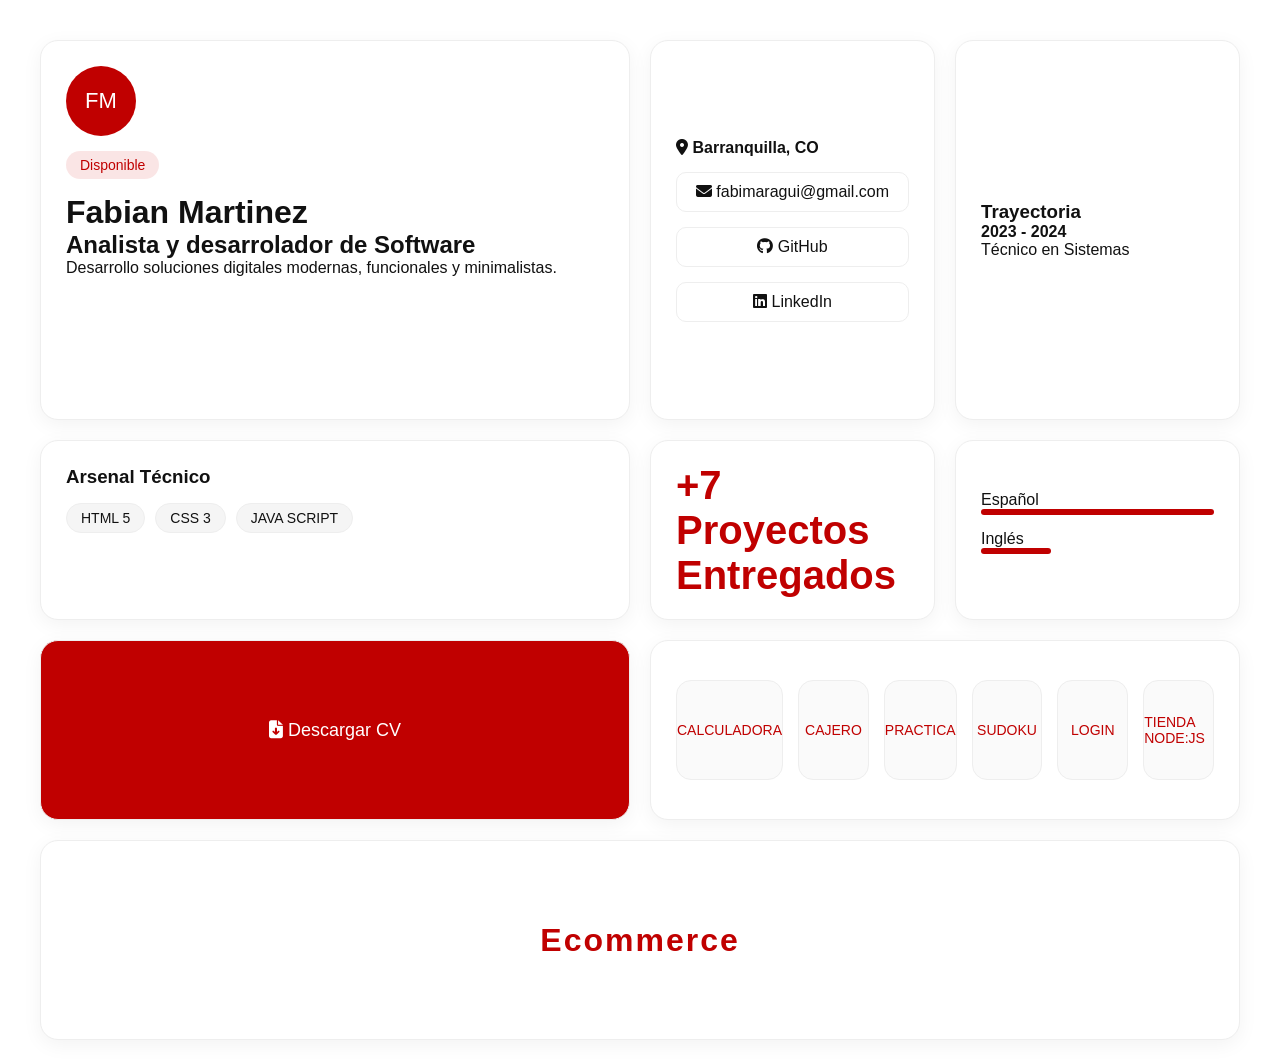
<file: index.html>
<!DOCTYPE html>
<html lang="es">
<head>
  <meta charset="UTF-8">
  <meta name="viewport" content="width=device-width, initial-scale=1.0">
  <title>Portafolio Fabian Martinez</title>
  <link rel="stylesheet" href="estilos.css">

  <!-- Font Awesome -->
  <link rel="stylesheet" href="https://cdnjs.cloudflare.com/ajax/libs/font-awesome/6.5.0/css/all.min.css">
</head>
<body>

<main class="bento-grid">

  <div class="card profile">
    <div class="avatar">FM</div>
    <span class="status">Disponible</span>
    <h1>Fabian Martinez</h1>
    <h2>Analista y desarrolador de Software</h2>
    <p>Desarrollo soluciones digitales modernas, funcionales y minimalistas.</p>
  </div>

  <div class="card location">
    <p><strong><i class="fa-solid fa-location-dot"></i> Barranquilla, CO</strong></p>

    <a href="mailto:fabimaragui@gmail.com">
      <i class="fa-solid fa-envelope"></i> fabimaragui@gmail.com
    </a>

    <a href="https://github.com/fabianmartinez" target="_blank">
      <i class="fa-brands fa-github"></i> GitHub
    </a>

    <a href="https://linkedin.com/in/fabianmartinez" target="_blank">
      <i class="fa-brands fa-linkedin"></i> LinkedIn
    </a>
  </div>

  <div class="card experience">
    <h3>Trayectoria</h3>
    <p><strong>2023 - 2024</strong></p>
    <p>Técnico en Sistemas</p>
  </div>

  <div class="card skills">
    <h3>Arsenal Técnico</h3>
    <div class="tags">
      <span>HTML 5</span>
      <span>CSS 3</span>
      <span>JAVA SCRIPT</span>
    </div>
  </div>

  <div class="card projects">
    <div>
      <div>+7</div>
      <p>Proyectos Entregados</p>
    </div>
  </div>

  <div class="card languages">
    <p>Español</p>
    <div class="bar"></div>
    <p>Inglés</p>
    <div class="bar small"></div>
  </div>

  <div class="card cv">
    <button><i class="fa-solid fa-file-arrow-down"></i> Descargar CV</button>
  </div>

  <!-- PROYECTOS -->
  <div class="card projects-box">

    <a href="calculadora/calculadora.html" class="project-item">
    CALCULADORA
    </a>

    <a href="cajero/caj.html" class="project-item">
      CAJERO
    </a>

    <a href="practica/Index.html" class="project-item">
    PRACTICA
    </a>

    <a href="Sudoku/indexs.html" class="project-item">
    SUDOKU
    </a>

    <a href="login/indexl.html" class="project-item">
    LOGIN
    </a>

    <a href="tienda/index.html" class="project-item">
    TIENDA NODE:JS
    </a>

  </div>

 <a href="ecommerce/index.html" class="card ecommerce">
  Ecommerce
</a>

</main>

</body>
</html>
</file>
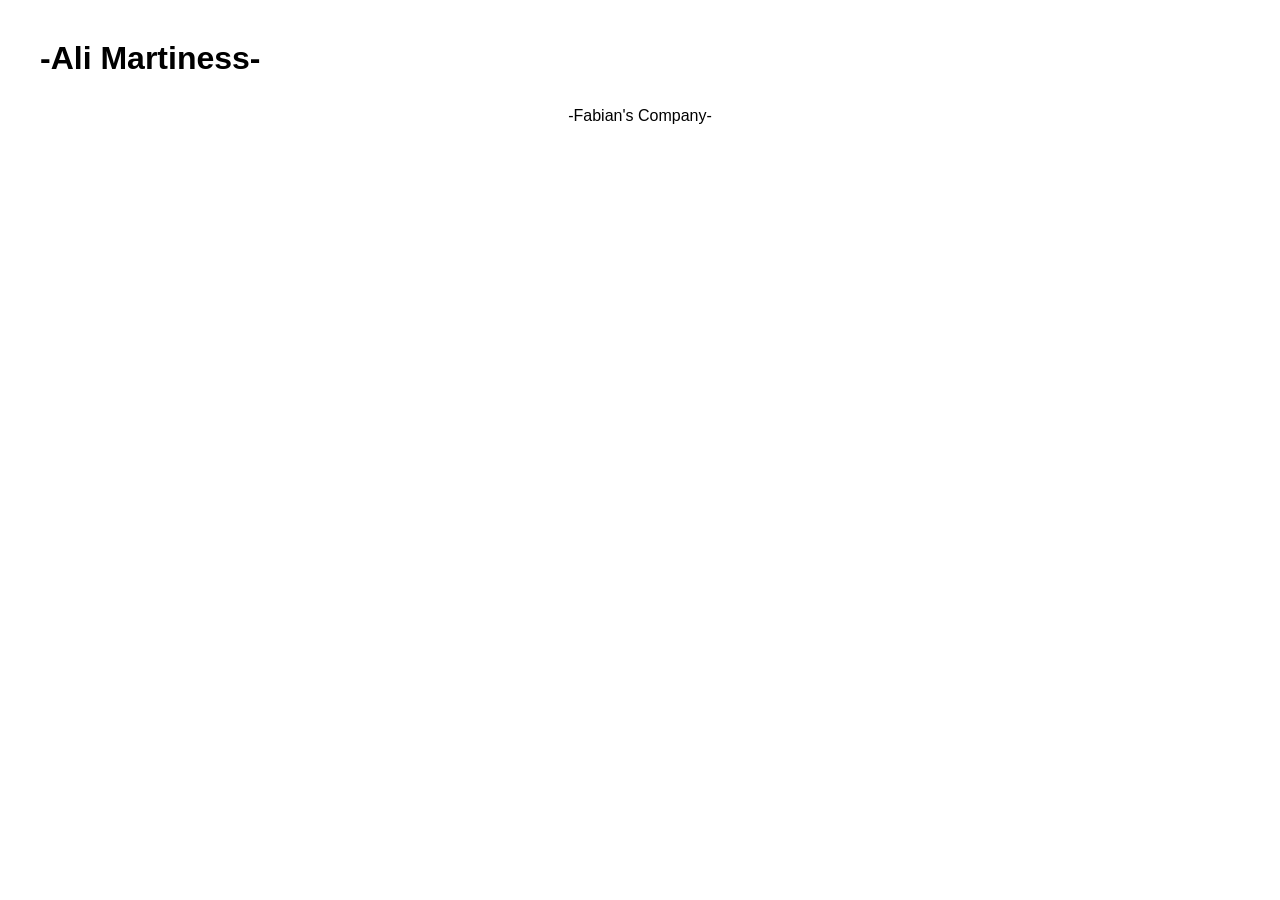
<file: ecommerce/index.html>
<!DOCTYPE html>
<html lang="es">
<head>
    <meta charset="UTF-8">
    <meta name="viewport" content="width=device-width, initial-scale=1.0">
    <title>Comercio</title>
    <link rel="stylesheet" href="estilos.css">
</head>
<body>
    <h1>-Ali Martiness-</h1>

    <div id="producto" class="producto"></div>

  <footer>-Fabian's Company-</footer>
</body>
</html>
<script src="comercio.js"></script>
</file>
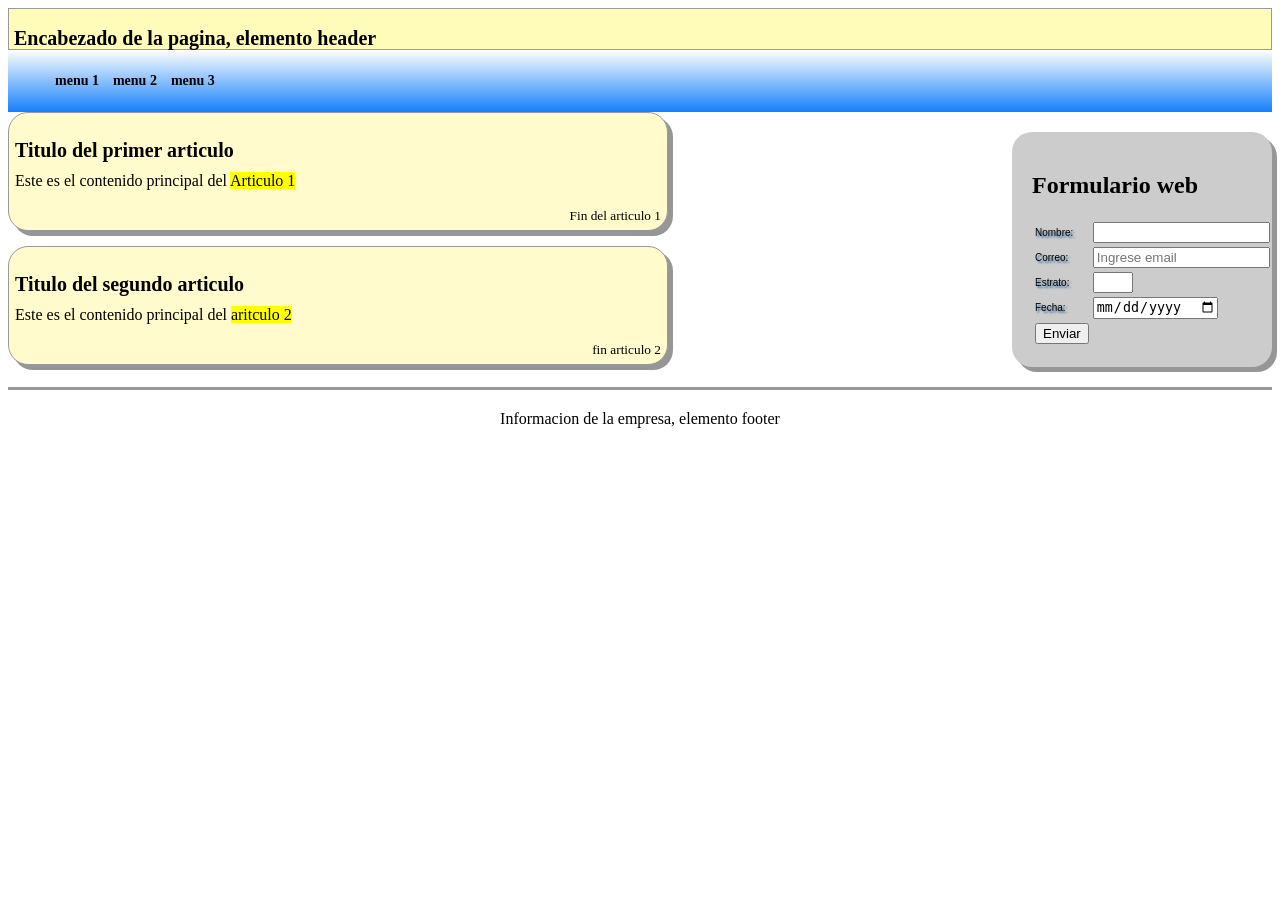
<file: practica/Index.html>
<!DOCTYPE html>
<html lang="es">

<head>
  <meta charset="iso-8859-1">
  <meta name="description" content="Ejemplo de HTML5">
  <meta name="keywords" content="HTML5, CSS3, Javascript">
  <title>PRACTICA</title>
  <link rel="stylesheet" href="estilos.css">
  <script src="script.js"></script>
  <div id="cuerpo">
</head>

<body>
  <header id="Encabezado">
    <h1>Encabezado de la pagina, elemento header</h1>
  </header>
  <nav id="menu">
    <ul>
    <li>menu 1</li>
    <li>menu 2</li>
    <li>menu 3</li>
    </ul>
  </nav>
  <section id="seccion">
    <article>
    <h1>Titulo del primer articulo</h1>
    <p>Este es el contenido principal del <mark>Articulo 1</mark></p>
    <footer>
      <small>Fin del articulo 1</small>
    </footer>
  </article>
  <article>
    <h1>Titulo del segundo articulo</h1>
    <p>Este es el contenido principal del <mark>aritculo 2</mark></p>
    <footer>
      <small>fin articulo 2</small>
    </footer>
  </article>
  </section>
  <aside id="lateral">
   <form name="Formulario"></form>
   <h2>Formulario web</h2>
   <table border="0">
    <tr><td>Nombre:</td><td><input type="text" name="txtNombre" required></td></tr>
    <tr><td>Correo:</td><td><input type="email" name="Miemail" placeholder="Ingrese email"></td></tr>
    <tr><td>Estrato:</td><td><input type="number" name="numEdad" min="1" max="6" step="1"></td></tr>
    <tr><td>Fecha:</td><td><input type="date" name="Fecha" required></td></tr>
    <tr><td><input type="submit" name="btnenviar" value="Enviar"></td></tr>
   </table>
   </form>
  </aside>
  <footer id="pie">
    Informacion de la empresa, elemento footer
  </footer>
  </div>
</body>

</html>
</file>
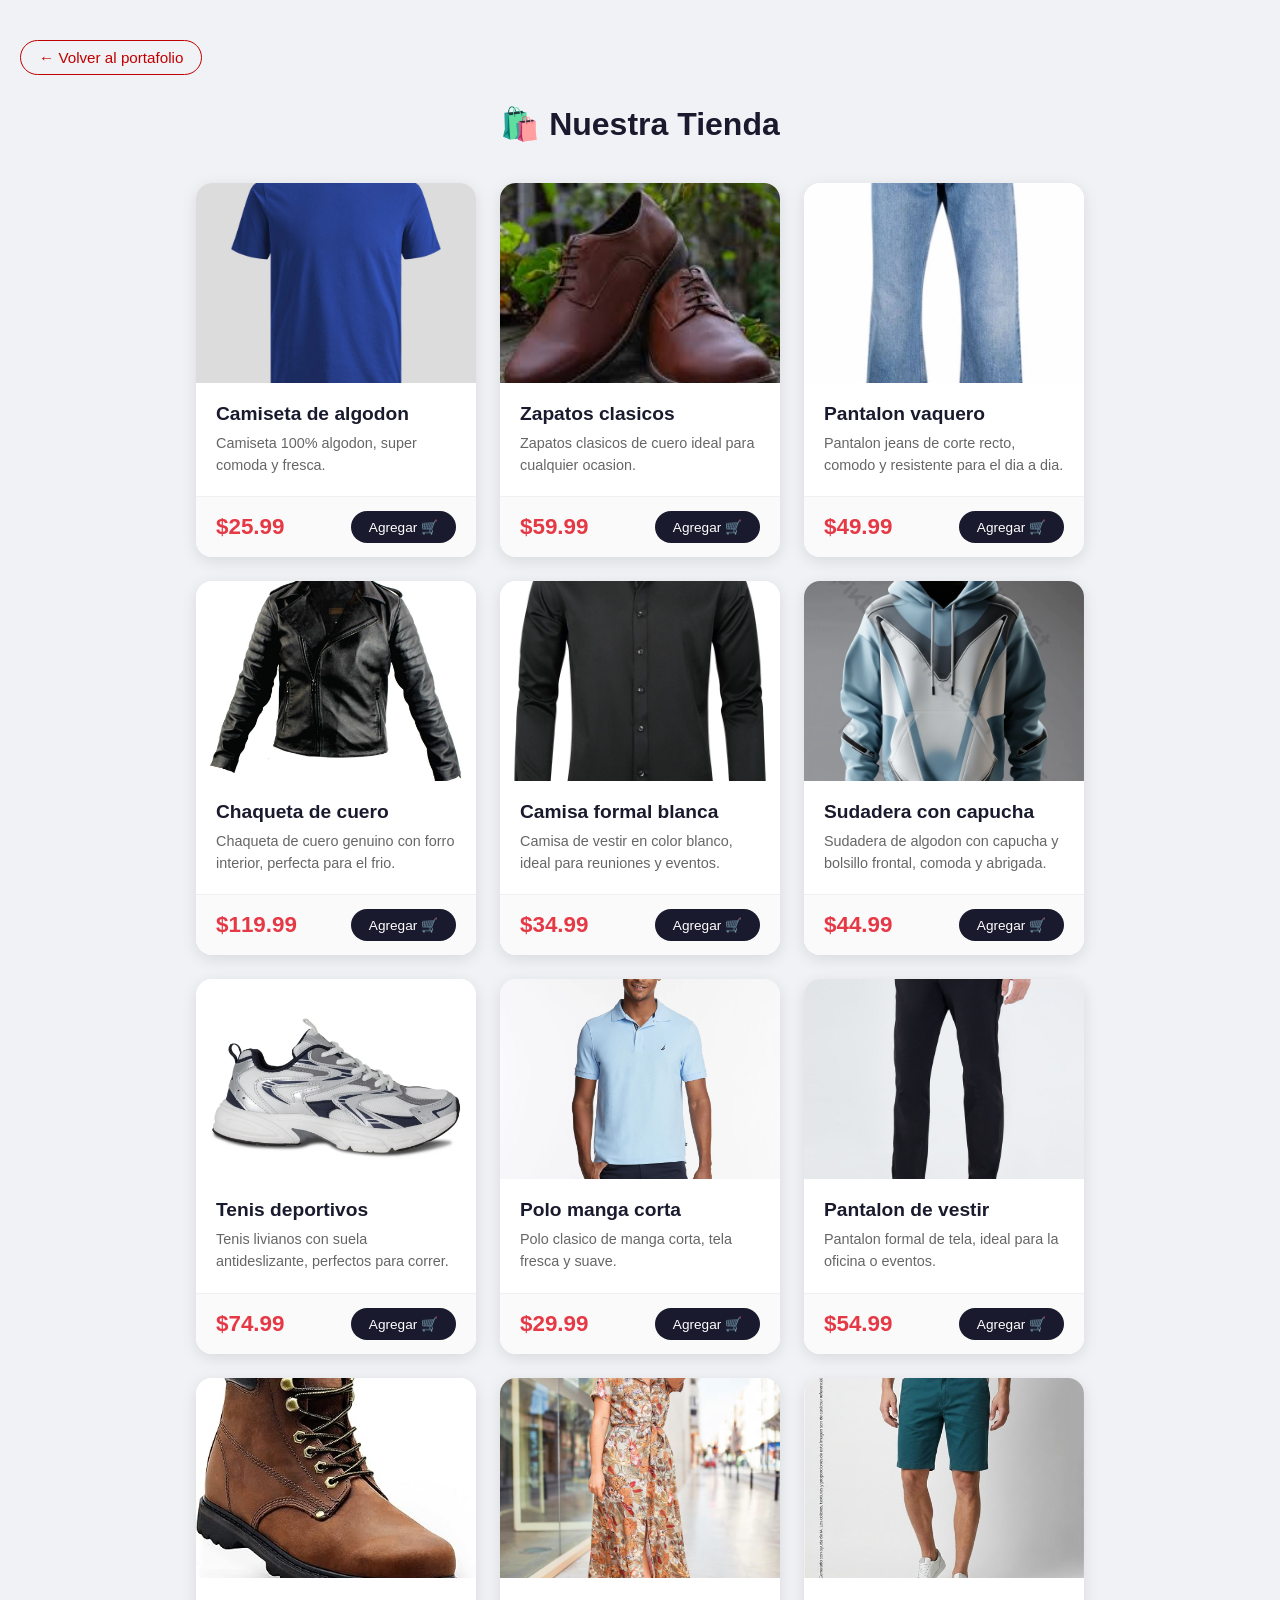
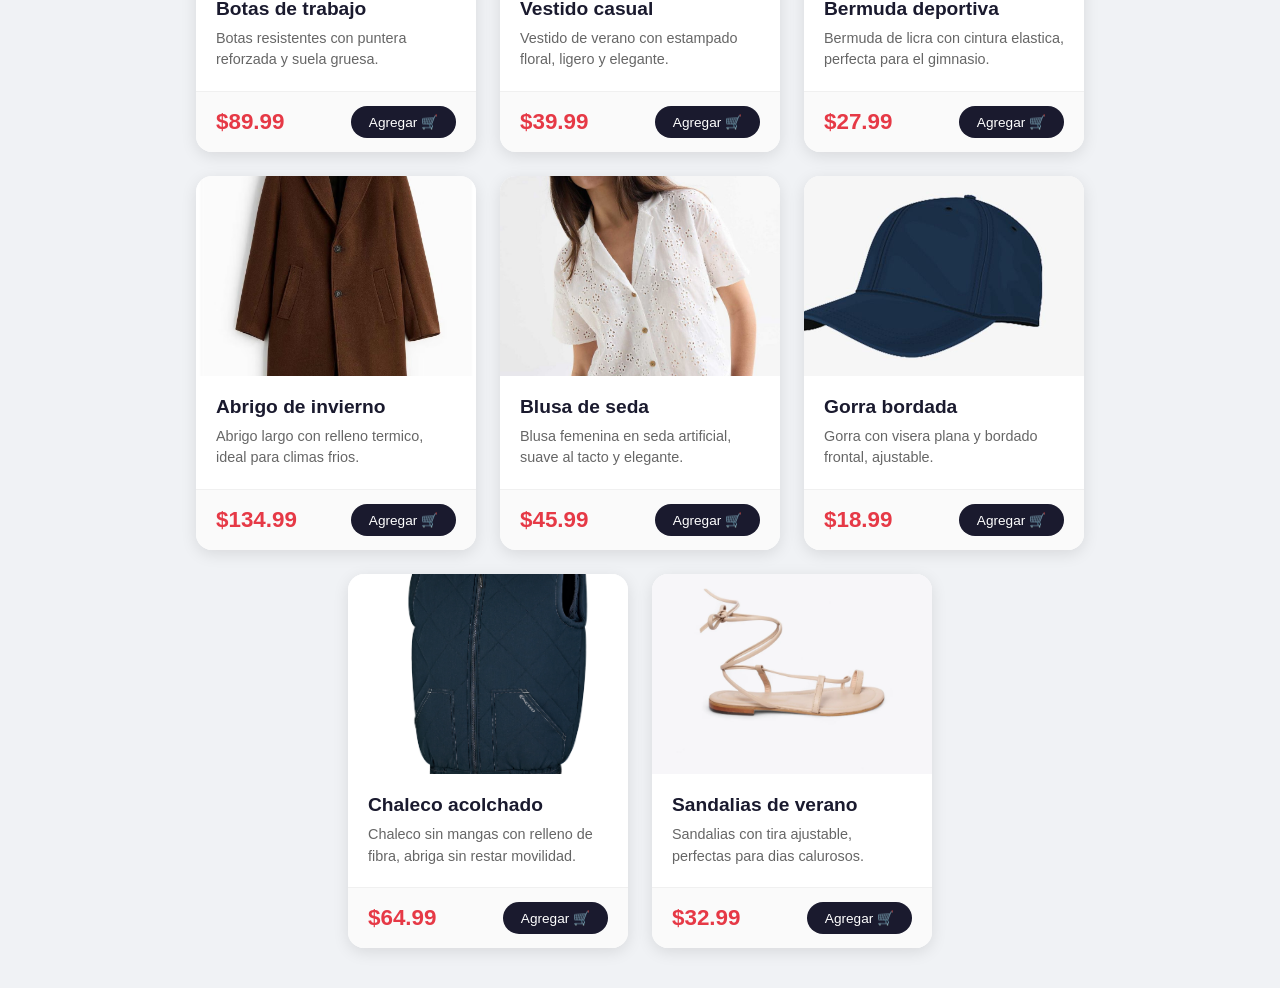
<file: tienda/index.html>
<!DOCTYPE html>
<html lang="es">
<head>
  <meta charset="UTF-8" />
  <meta name="viewport" content="width=device-width, initial-scale=1.0"/>
  <title>Tienda Node.js - Fabian Martinez</title>

  <style>
    * {
      box-sizing: border-box;
      margin: 0;
      padding: 0;
    }

    body {
      font-family: 'Segoe UI', Tahoma, Geneva, Verdana, sans-serif;
      background-color: #f0f2f5;
      color: #333;
      padding: 40px 20px;
    }

    .back-btn {
      display: inline-block;
      margin-bottom: 30px;
      text-decoration: none;
      color: #c00000;
      font-weight: 500;
      font-size: 0.95rem;
      border: 1px solid #c00000;
      padding: 8px 18px;
      border-radius: 20px;
      transition: all 0.2s ease;
    }

    .back-btn:hover {
      background: #c00000;
      color: white;
    }

    h1 {
      text-align: center;
      font-size: 2rem;
      color: #1a1a2e;
      margin-bottom: 40px;
    }

    #products {
      display: flex;
      flex-wrap: wrap;
      gap: 24px;
      justify-content: center;
      max-width: 1100px;
      margin: 0 auto;
    }

    .producto-card {
      background: #ffffff;
      border-radius: 16px;
      box-shadow: 0 4px 16px rgba(0, 0, 0, 0.10);
      width: 280px;
      overflow: hidden;
      transition: transform 0.3s ease, box-shadow 0.3s ease;
    }

    .producto-card:hover {
      transform: translateY(-8px);
      box-shadow: 0 12px 28px rgba(0, 0, 0, 0.18);
    }

    .producto-card img {
      width: 100%;
      height: 200px;
      object-fit: cover;
      display: block;
    }

    .producto-info {
      padding: 20px;
    }

    .producto-info h2 {
      font-size: 1.2rem;
      color: #1a1a2e;
      margin-bottom: 8px;
    }

    .producto-info p {
      font-size: 0.9rem;
      color: #666;
      line-height: 1.5;
    }

    .producto-footer {
      display: flex;
      align-items: center;
      justify-content: space-between;
      padding: 14px 20px;
      border-top: 1px solid #f0f0f0;
      background: #fafafa;
    }

    .precio {
      font-size: 1.4rem;
      font-weight: bold;
      color: #e63946;
    }

    .btn-agregar {
      background-color: #1a1a2e;
      color: white;
      border: none;
      padding: 8px 18px;
      border-radius: 20px;
      font-size: 0.85rem;
      cursor: pointer;
      transition: background-color 0.2s ease;
    }

    .btn-agregar:hover {
      background-color: #c00000;
    }
  </style>
</head>
<body>

  <a href="../index.html" class="back-btn">← Volver al portafolio</a>

  <h1>🛍️ Nuestra Tienda</h1>

  <div id="products"></div>

  <script>
    // Productos hardcodeados (mismos datos que products.json en el servidor Node.js)
    const products = [
      { id: 1,  name: "Camiseta de algodon",   price: 25.99,  description: "Camiseta 100% algodon, super comoda y fresca.",                          image: "images/camiseta.jpg" },
      { id: 2,  name: "Zapatos clasicos",        price: 59.99,  description: "Zapatos clasicos de cuero ideal para cualquier ocasion.",                 image: "images/zapatos.jpg" },
      { id: 3,  name: "Pantalon vaquero",        price: 49.99,  description: "Pantalon jeans de corte recto, comodo y resistente para el dia a dia.",   image: "images/pantalon-vaquero.jpg" },
      { id: 4,  name: "Chaqueta de cuero",       price: 119.99, description: "Chaqueta de cuero genuino con forro interior, perfecta para el frio.",    image: "images/chaqueta-cuero.jpg" },
      { id: 5,  name: "Camisa formal blanca",    price: 34.99,  description: "Camisa de vestir en color blanco, ideal para reuniones y eventos.",       image: "images/camisa-formal.jpg" },
      { id: 6,  name: "Sudadera con capucha",    price: 44.99,  description: "Sudadera de algodon con capucha y bolsillo frontal, comoda y abrigada.",  image: "images/sudadera.jpg" },
      { id: 7,  name: "Tenis deportivos",        price: 74.99,  description: "Tenis livianos con suela antideslizante, perfectos para correr.",         image: "images/tenis.jpg" },
      { id: 8,  name: "Polo manga corta",        price: 29.99,  description: "Polo clasico de manga corta, tela fresca y suave.",                       image: "images/polo.jpg" },
      { id: 9,  name: "Pantalon de vestir",      price: 54.99,  description: "Pantalon formal de tela, ideal para la oficina o eventos.",               image: "images/pantalon-vestir.jpg" },
      { id: 10, name: "Botas de trabajo",        price: 89.99,  description: "Botas resistentes con puntera reforzada y suela gruesa.",                 image: "images/botas.jpg" },
      { id: 11, name: "Vestido casual",          price: 39.99,  description: "Vestido de verano con estampado floral, ligero y elegante.",              image: "images/vestido.jpg" },
      { id: 12, name: "Bermuda deportiva",       price: 27.99,  description: "Bermuda de licra con cintura elastica, perfecta para el gimnasio.",       image: "images/bermuda.jpg" },
      { id: 13, name: "Abrigo de invierno",      price: 134.99, description: "Abrigo largo con relleno termico, ideal para climas frios.",              image: "images/abrigo.jpg" },
      { id: 14, name: "Blusa de seda",           price: 45.99,  description: "Blusa femenina en seda artificial, suave al tacto y elegante.",           image: "images/blusa.jpg" },
      { id: 15, name: "Gorra bordada",           price: 18.99,  description: "Gorra con visera plana y bordado frontal, ajustable.",                    image: "images/gorra.jpg" },
      { id: 16, name: "Chaleco acolchado",       price: 64.99,  description: "Chaleco sin mangas con relleno de fibra, abriga sin restar movilidad.",   image: "images/chaleco.jpg" },
      { id: 17, name: "Sandalias de verano",     price: 32.99,  description: "Sandalias con tira ajustable, perfectas para dias calurosos.",            image: "images/sandalias.jpg" }
    ];

    const container = document.getElementById("products");

    products.forEach(product => {
      const card = document.createElement("div");
      card.classList.add("producto-card");

      card.innerHTML = `
        <img src="${product.image}" alt="${product.name}" onerror="this.style.background='#eee'; this.style.height='200px';" />
        <div class="producto-info">
          <h2>${product.name}</h2>
          <p>${product.description}</p>
        </div>
        <div class="producto-footer">
          <span class="precio">$${product.price}</span>
          <button class="btn-agregar">Agregar 🛒</button>
        </div>
      `;

      container.appendChild(card);
    });
  </script>

</body>
</html>
</html>
</file>
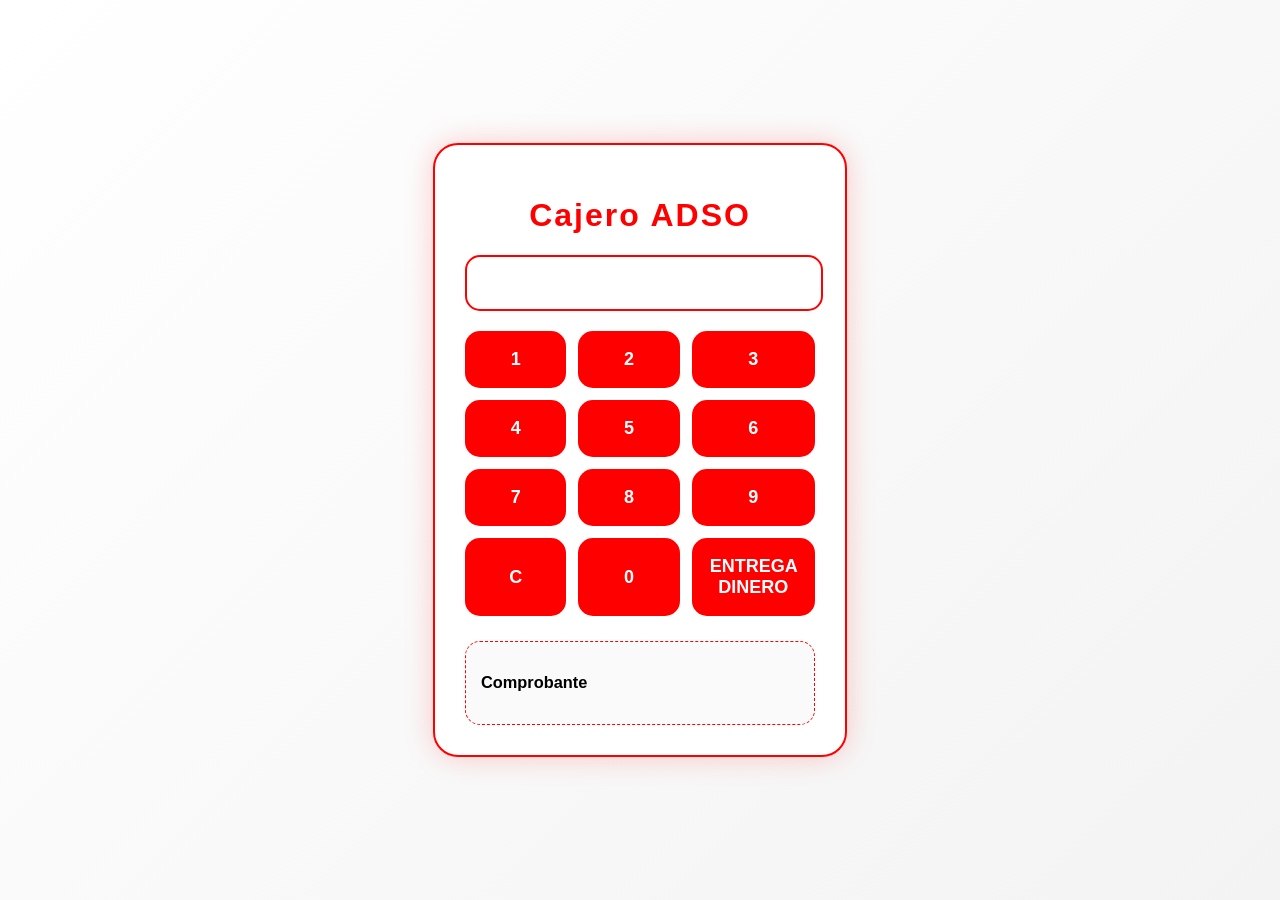
<file: cajero/caj.html>
<!DOCTYPE html>
<html lang="es">
<head>
    <meta charset="UTF-8">
    <title>Cajero ADSO</title>
    <link rel="stylesheet" href="estiloz.css">
</head>
<body>

<div class="cajero">

    <h1>Cajero ADSO</h1>

    <input type="text" id="pantalla" readonly>

    <div class="teclado">
        <button onclick="agregarNumero(1)">1</button>
        <button onclick="agregarNumero(2)">2</button>
        <button onclick="agregarNumero(3)">3</button>

        <button onclick="agregarNumero(4)">4</button>
        <button onclick="agregarNumero(5)">5</button>
        <button onclick="agregarNumero(6)">6</button>

        <button onclick="agregarNumero(7)">7</button>
        <button onclick="agregarNumero(8)">8</button>
        <button onclick="agregarNumero(9)">9</button>

        <button onclick="limpiar()">C</button>
        <button onclick="agregarNumero(0)">0</button>
        <button onclick="entregardinero()">ENTREGA DINERO</button>
    </div>

    <div class="resultado">
        <h3>Comprobante</h3>
        <div id="comprobante"></div>
    </div>

</div>

<script src="billetes.js"></script>

</body>
</html>
</file>
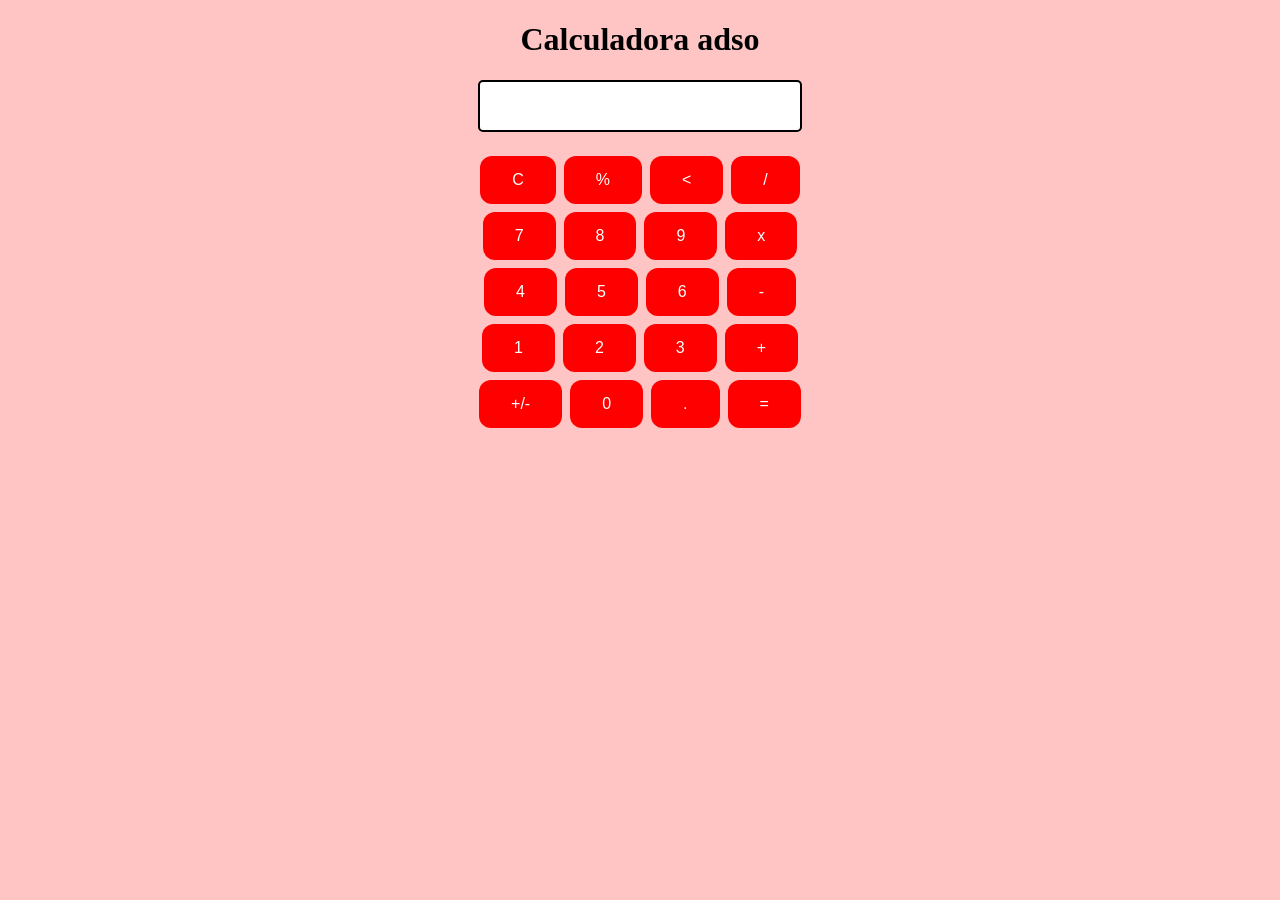
<file: calculadora/calculadora.html>
<!DOCTYPE html>
<html lang="en">
<head>
    <meta charset="UTF-8">
    <meta name="viewport" content="width=device-width, initial-scale=1.0">
    <title>Calculadora</title>
    <link rel="stylesheet" href="estilocal.css">
</head>
<body>
<h1>Calculadora adso</h1>
<input type="text" id="pantalla" readonly>

<br>

<div>
<button onclick="c()">C</button>
<button onclick="porcent()">%</button>
<button onclick="borrar()"><</button>
<button onclick="div()">/</button>
</div>


<div>
<button onclick="siete()">7</button>
<button onclick="ocho()">8</button>
<button onclick="nueve()">9</button>
<button onclick="por()">x</button>
</div>

<div>
<button onclick="cuatro()">4</button>
<button onclick="cinco()">5</button>
<button onclick="seis()">6</button>
<button onclick="menos()">-</button>
</div>

<div>
<button onclick="uno()">1</button>
<button onclick="dos()">2</button>
<button onclick="tres()">3</button>
<button onclick="mas()">+</button>
</div>

<div>
<button onclick="nose()">+/-</button>
<button onclick="cero()">0</button>
<button onclick="punto()">.</button>
<button onclick="igual()">=</button>
</div>


</body>
</html>

<script src="calcu.js"></script>
</file>
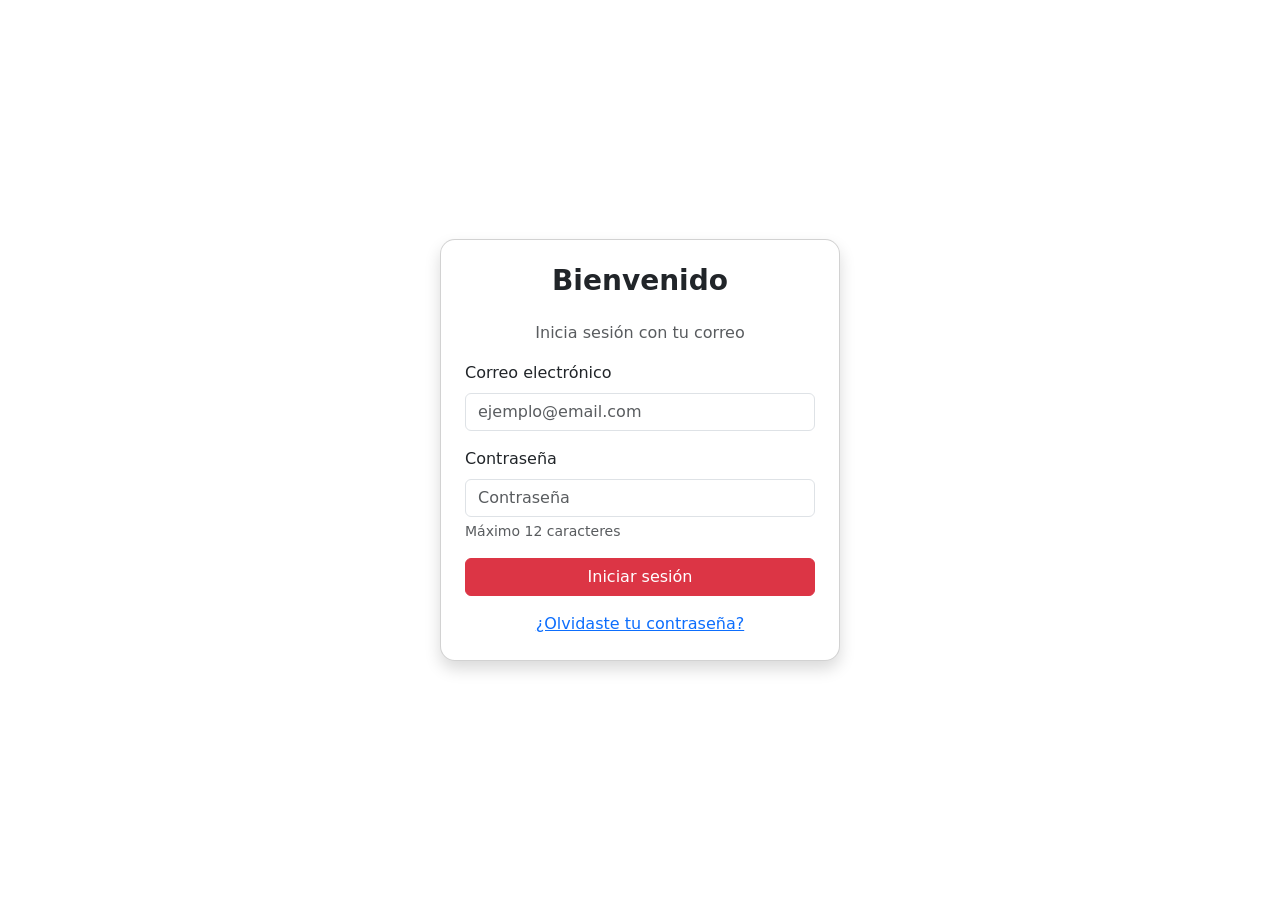
<file: ecommerce/indexx.html>
<!doctype html>
<html lang="es">
<head>
<meta charset="utf-8">
<meta name="viewport" content="width=device-width, initial-scale=1">
<title>Inicio de Sesión</title>

<link href="https://cdn.jsdelivr.net/npm/bootstrap@5.3.8/dist/css/bootstrap.min.css" rel="stylesheet">

<style>
body{
    background: linear-gradient(135deg,#ffffff,#ffffff);
    height:100vh;
    display:flex;
    align-items:center;
    justify-content:center;
}

.login-card{
    width:100%;
    max-width:400px;
    border-radius:15px;
}

.login-title{
    font-weight:bold;
    text-align:center;
}
</style>
</head>

<body>

<div class="card shadow login-card p-4">

<h3 class="login-title mb-4">Bienvenido</h3>
<p class="text-center text-muted">Inicia sesión con tu correo</p>


<form action="index.html">

<div class="mb-3">
<label class="form-label">Correo electrónico</label>
<input type="email" class="form-control" placeholder="ejemplo@email.com" maxlength="50">
</div>

<div class="mb-3">
<label class="form-label">Contraseña</label>
<input type="password" class="form-control" placeholder="Contraseña" maxlength="12">
<div class="form-text">Máximo 12 caracteres</div>
</div>

<div class="d-grid">
<button type="submit" class="btn btn-danger">Iniciar sesión</button>
</div>

<div class="text-center mt-3">
<a href="#">¿Olvidaste tu contraseña?</a>
</div> 

</form>

</div>

<script src="https://cdn.jsdelivr.net/npm/bootstrap@5.3.8/dist/js/bootstrap.bundle.min.js"></script>

</body>
</html>
</file>
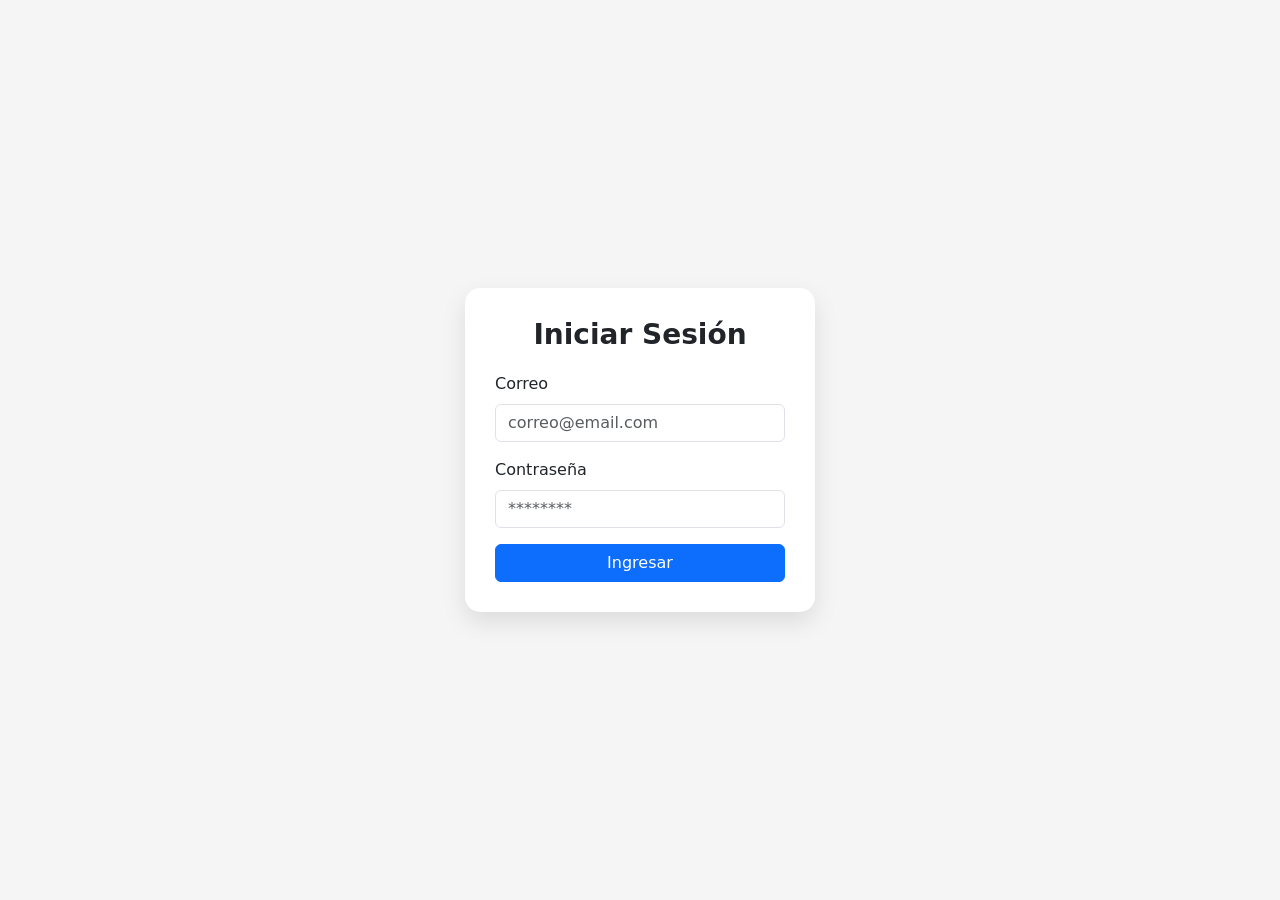
<file: login/indexl.html>
<!DOCTYPE html>
<html lang="es">
<head>
<meta charset="UTF-8">
<meta name="viewport" content="width=device-width, initial-scale=1.0">
<title>Login</title>

<link href="https://cdn.jsdelivr.net/npm/bootstrap@5.3.2/dist/css/bootstrap.min.css" rel="stylesheet">

<style>
body{
height:100vh;
display:flex;
justify-content:center;
align-items:center;
background:#f5f5f5;
}

.login-box{
width:350px;
padding:30px;
border-radius:15px;
background:white;
box-shadow:0 10px 25px rgba(0,0,0,0.1);
}

.login-title{
text-align:center;
margin-bottom:20px;
font-weight:bold;
}

.btn-login{
width:100%;
}
</style>

</head>

<body>

<div class="login-box">

<h3 class="login-title">Iniciar Sesión</h3>

<form>

<div class="mb-3">
<label class="form-label">Correo</label>
<input type="email" class="form-control" placeholder="correo@email.com">
</div>

<div class="mb-3">
<label class="form-label">Contraseña</label>
<input type="password" class="form-control" placeholder="********">
</div>

<button type="submit" class="btn btn-primary btn-login">
Ingresar
</button>

</form>

</div>

<script src="https://cdn.jsdelivr.net/npm/bootstrap@5.3.2/dist/js/bootstrap.bundle.min.js"></script>

</body>
</html>
</file>
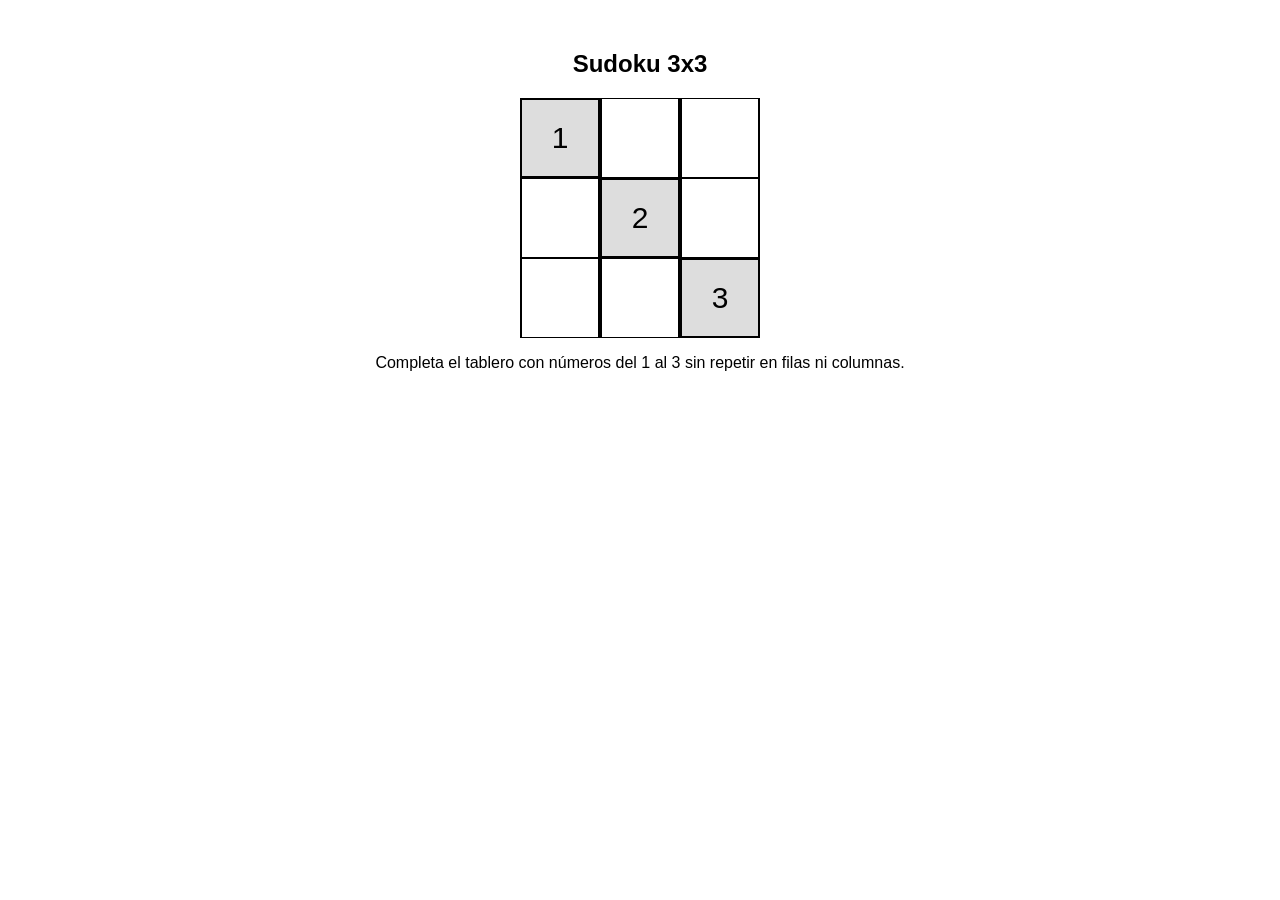
<file: Sudoku/indexs.html>
<!DOCTYPE html>
<html lang="es">
<head>
<meta charset="UTF-8">
<title>Sudoku 3x3</title>
<link rel="stylesheet" href="">
<style>

body{
font-family: Arial;
text-align:center;
margin-top:50px;
}

#tablero{
display:grid;
grid-template-columns:repeat(3,80px);
grid-template-rows:repeat(3,80px);
width:240px;
margin:auto;
}

.casilla{
border:2px solid black;
font-size:30px;
display:flex;
justify-content:center;
align-items:center;
}

.casilla input{
width:100%;
height:100%;
font-size:30px;
text-align:center;
border:none;
outline:none;
}

.fija{
background:#ddd;
}

</style>
</head>

<body>

<h2>Sudoku 3x3</h2>

<div id="tablero"></div>

<p>Completa el tablero con números del 1 al 3 sin repetir en filas ni columnas.</p>

<script src="sudoku.js"></script>

</body>
</html>
</file>
<file: estilos.css>
* {
  margin: 0;
  padding: 0;
  box-sizing: border-box;
  font-family: 'Segoe UI', sans-serif;
  transition: all 0.3s ease;
}

body {
  background: #ffffff;
  color: #111111;
  padding: 40px;
}

.bento-grid {
  display: grid;
  grid-template-columns: repeat(4, 1fr);
  grid-auto-rows: 180px;
  gap: 20px;
}

.card {
  background: #ffffff;
  border-radius: 18px;
  padding: 25px;
  border: 1px solid #eeeeee;
  box-shadow: 0 5px 20px rgba(0,0,0,0.05);
}

.card:hover {
  transform: translateY(-6px);
  box-shadow: 0 10px 30px rgba(200,0,0,0.15);
  border: 1px solid #c00000;
}

.profile {
  grid-column: span 2;
  grid-row: span 2;
}

.location {
  grid-row: span 2;
  display: flex;
  flex-direction: column;
  justify-content: center;
  gap: 15px;
}

.location a {
  text-decoration: none;
  color: #111111;
  padding: 10px;
  border-radius: 10px;
  border: 1px solid #eeeeee;
  text-align: center;
}

.location a:hover {
  background: #c00000;
  color: #ffffff;
  border: 1px solid #c00000;
}

.experience {
  grid-row: span 2;
  display: flex;
  flex-direction: column;
  justify-content: center;
}

.skills {
  grid-column: span 2;
}

.projects {
  display: flex;
  justify-content: center;
  align-items: center;
  font-size: 40px;
  font-weight: bold;
  color: #c00000;
}

.languages {
  display: flex;
  flex-direction: column;
  justify-content: center;
}

.bar {
  height: 6px;
  background: #c00000;
  border-radius: 10px;
  margin-bottom: 15px;
  width: 100%;
}

.bar.small {
  width: 30%;
}

.avatar {
  width: 70px;
  height: 70px;
  border-radius: 50%;
  background: #c00000;
  color: #ffffff;
  display: flex;
  justify-content: center;
  align-items: center;
  font-size: 22px;
  margin-bottom: 15px;
}

.status {
  display: inline-block;
  background: rgba(200,0,0,0.1);
  color: #c00000;
  padding: 6px 14px;
  border-radius: 20px;
  margin-bottom: 15px;
  font-size: 14px;
}

.tags {
  display: flex;
  gap: 10px;
  margin-top: 15px;
}

.tags span {
  background: #f5f5f5;
  padding: 6px 14px;
  border-radius: 20px;
  font-size: 14px;
  border: 1px solid #eeeeee;
}

.tags span:hover {
  background: #c00000;
  color: #ffffff;
  border: 1px solid #c00000;
}

.projects-box {
  grid-column: span 2;
  display: flex;
  align-items: center;
  gap: 15px;
}

.project-item {
  width: 25%;
  height: 100px;
  border-radius: 15px;
  border: 1px solid #eeeeee;
  display: flex;
  justify-content: center;
  align-items: center;
  background: #fafafa;
  font-size: 14px;
  text-decoration: none;
  color: #c00000;
  font-weight: 500;
}

.project-item:hover {
  border: 1px solid #c00000;
  transform: translateY(-4px);
  color: #c00000;
}

.cv {
  grid-column: span 2;
  display: flex;
  justify-content: center;
  align-items: center;
  background: #c00000;
  color: #ffffff;
}

.cv:hover {
  background: #a00000;
  transform: scale(1.02);
}

.cv button {
  background: transparent;
  border: none;
  color: #ffffff;
  font-size: 18px;
  cursor: pointer;
}

.ecommerce {
  grid-column: span 4;
  height: 200px;
  display: flex;
  justify-content: center;
  align-items: center;
  font-size: 32px;
  font-weight: bold;
  letter-spacing: 2px;
  color: #c00000;
}
a{
  text-decoration: none;
  color: #c00000;
}
</file>
<file: ecommerce/estilos.css>
*{
    margin: 0;
    padding: 0;
    box-sizing: border-box;
}

body {
    font-family: 'Segoe UI', Tahoma, Geneva, Verdana, sans-serif;
    background-color: #ffffff; 
    padding: 40px;
}

#producto{
    display: grid;
    grid-template-columns: repeat(auto-fill, minmax(300px, 1fr));
    gap: 30px;
    width: 100%;
    max-width: 1200px;
    margin: auto;
}

.tarjeta-producto {
    background-color: white;
    padding: 25px;
    border-radius: 12px;
    box-shadow: 0 10px 25px rgba(200, 0, 0, 0.1);
    text-align: center;
    transition: transform 0.2s ease;
    border: 1px solid #ffe5e5;
}

.tarjeta-producto:hover {
    transform: translateY(-5px);
}

.tarjeta-producto h4 {
    font-size: 1.1rem;
    color: #b30000; 
    margin-bottom: 15px;
}

.tarjeta-producto img{
    width: 150px;
    height: 150px;
    object-fit: contain;
    margin-bottom: 15px;
}

.descripcion{
    font-size: 0.9rem;
    color: #444;
    margin-bottom: 15px;
}

.precio{
    display: block;
    font-size: 1.5rem;
    font-weight: 700;
    color: #d60000; 
    margin: 20px 0;
}

.tarjeta-producto p {
    font-size: 1rem;
    color: #555;
    line-height: 1;
    margin-bottom: 14px;
}

.agregar{
    background-color: #d60000; 
    color: white;
    border: none;
    padding: 10px 18px;
    border-radius: 6px;
    cursor: pointer;
    font-weight: 600;
    transition: background-color 0.2s ease;
}

.agregar:hover{
    background-color: #a80000; 
}

.btn-agregar {
    background-color: #d60000;
    color: white;
    border: none;
    padding: 14px;
    width: 100%;
    font-size: 1rem;
    font-weight: 600;
    border-radius: 8px;
    cursor: pointer;
    transition: background 0.3s;
}

.btn-agregar:hover {
    background-color: #a80000;
}

.imagen-producto {
    width: 40%;
    height: fit-content;
    border-radius: 8px;
    margin: 15px 0;
    object-fit: fill;
}

.imagen-producto:hover {
    transform: scale(1.05);
    transition: 0.3s;
}
footer{
    text-align: center;
    margin-top: 30px;
}
</file>
<file: practica/estilos.css>
h1{
    font:bold 20px verdana;
}
h1{
    font: bold 20px Verdana;
    margin-bottom: -6px;
}
body{
    text-align: center;
}
#cuerpo{
    width:auto;
    margin: auto;
    text-align: left;
}
#Encabezado{
    background: #fffbb9;
    border: 1px solid #999999;
    padding: 5px;
}
#menu{
    background: #cccccc;
    padding: 2PX 2px;
    background: -webkit-linear-gradient(top, #ffffff, #1480fc);
    background: -moz-linear-gradient(top, #ffffff, #1190cf);
}
#lateral{
    float:right;
    width: 220px;
    margin:20px 0px;
    padding: 20px;
    background: #cccccc;
    border-radius: 20px;
    box-shadow: rgb(150, 150, 150) 5px 5px;
}
#pie{
    clear: both;
    text-align: center;
    padding: 20px;
    border-top: solid #999999;
}
#seccion{
    float: left;
    width: 660px;
    margin-bottom: -12;
}
article{
    background: #fffbcc;
    border: 1px solid #999999;
    padding: 6px;
    margin-bottom: 15px;
    border-radius: 20px;
    box-shadow:rgb(150,150,150)5px 5px;

}
article footer{
    text-align: right;
}
#menu li{
    display: inline-block;
    list-style: none;
    padding: 5px;
    font: bold 14px verdana
}
table{
    text-shadow: #369 2px 2px 2px;
    font-family: Verdana, Geneva, Tahoma, sans-serif;
    font-size: 10px;
}
</file>
<file: cajero/estiloz.css>
body {
    margin: 0;
    height: 100vh;
    background: linear-gradient(135deg, #ffffff, #f3f3f3);
    font-family: 'Segoe UI', sans-serif;
    display: flex;
    justify-content: center;
    align-items: center;
}

.cajero {
    background: #ffffff;
    width: 350px;
    padding: 30px;
    border-radius: 25px;
    box-shadow: 0 0 30px rgba(255, 0, 0, 0.2);
    border: 2px solid #ff0000;
    text-align: center;
}

h1 {
    color: #ff0000;
    letter-spacing: 2px;
}

#pantalla {
    width: 100%;
    height: 50px;
    font-size: 22px;
    text-align: center;
    border-radius: 15px;
    border: 2px solid #ff0000;
    margin-bottom: 20px;
    outline: none;
}

.teclado {
    display: grid;
    grid-template-columns: repeat(3, 1fr);
    gap: 12px;
}

button {
    padding: 18px;
    font-size: 18px;
    border-radius: 15px;
    border: none;
    background: #ff0000;
    color: white;
    cursor: pointer;
    transition: 0.3s;
    font-weight: bold;
}

button:hover {
    background: #cc0000;
    transform: scale(1.05);
}

.resultado {
    margin-top: 25px;
    background: #fafafa;
    padding: 15px;
    border-radius: 15px;
    border: 1px dashed #ff0000;
    max-height: 250px;
    overflow-y: auto;
    text-align: left;
    font-size: 14px;
}
</file>
<file: calculadora/estilocal.css>
body{
    background-color: rgb(255, 196, 196);
    align-items: center;
    text-align: center;
}

button{
    background-color: rgb(255, 0, 0);
    color: white;
    padding: 15px 32px;
    text-align: center;
    text-decoration: none;
    display: inline-block;
    margin-top: 15px;
    font-size: 16px;
    margin: 4px 2px;
    cursor: pointer;
    border-radius: 12px;
    border: none;
}

#pantalla{
    background-color: white;
    border: 2px solid black;
    border-radius: 5px;
    padding: 10px;
    margin-bottom: 20px;
    font-size: 24px;
    width: 300px;
    text-align: right;
}
</file>
